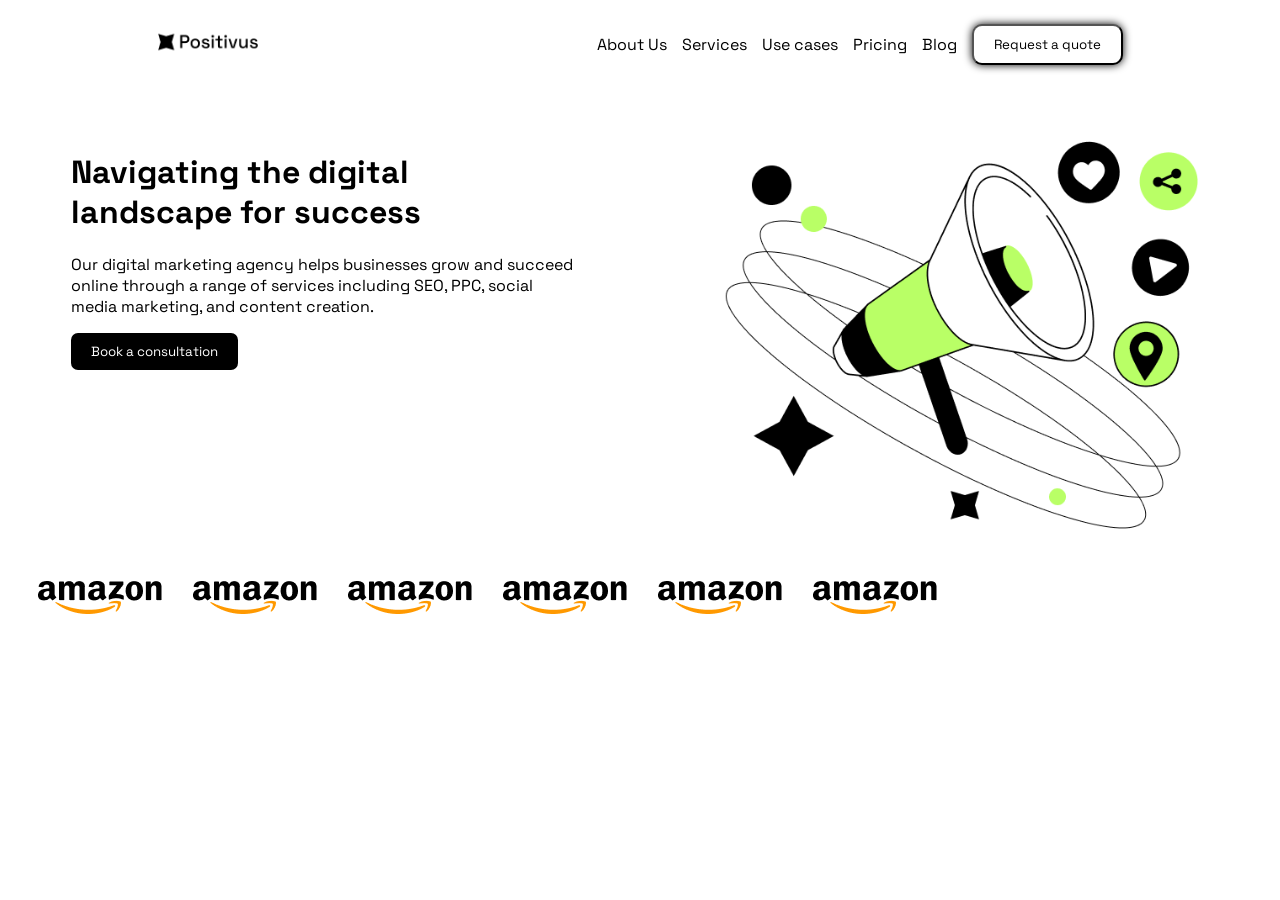
<file: teppp-main/index.html>
<!DOCTYPE html>
<html lang="en">
<head>
    <meta charset="UTF-8">
    <meta name="viewport" content="width=device-width, initial-scale=1.0">
    <title>Document</title>
    <link rel="stylesheet" href="./index.css">
    <link rel="preconnect" href="https://fonts.googleapis.com">
<link rel="preconnect" href="https://fonts.gstatic.com" crossorigin>
<link href="https://fonts.googleapis.com/css2?family=DM+Sans:ital,opsz,wght@0,9..40,100..1000;1,9..40,100..1000&family=Space+Grotesk:wght@300..700&display=swap" rel="stylesheet">
</head>
<body>

    <div class="navbar">

        <div class="logo">
            <img class="imglogo" src="./assets/images/logo.png" alt="">
        </div>

        <ul class="navbardroite">
            <li>About Us</li>
            <li>Services</li>
            <li>Use cases</li>
            <li>Pricing</li>
            <li>Blog</li>
            <button class="btnnavbar">Request a quote</button>

        </ul>
    </div>

    <div class="section1">
        <div class="section1gauche">
<h1>
    Navigating the digital landscape for success
</h1>

<p>
    Our digital marketing agency helps businesses grow and succeed online through a range of services including SEO, PPC, social media marketing, and content creation.
</p>

<button class="btn2">
    Book a consultation
</button>
        </div>

        <div class="section1droite">

            <img  src="./assets/images/imagesection1.png" alt="">
        </div>
    </div>

    <div class="section2">

        <img src="./assets/images/amazoon.png" alt="">
        <img src="./assets/images/amazoon.png" alt="">
        <img src="./assets/images/amazoon.png" alt="">
        <img src="./assets/images/amazoon.png" alt="">
        <img src="./assets/images/amazoon.png" alt="">
        <img src="./assets/images/amazoon.png" alt="">


    </div>
    
</body>
</html>
</file>
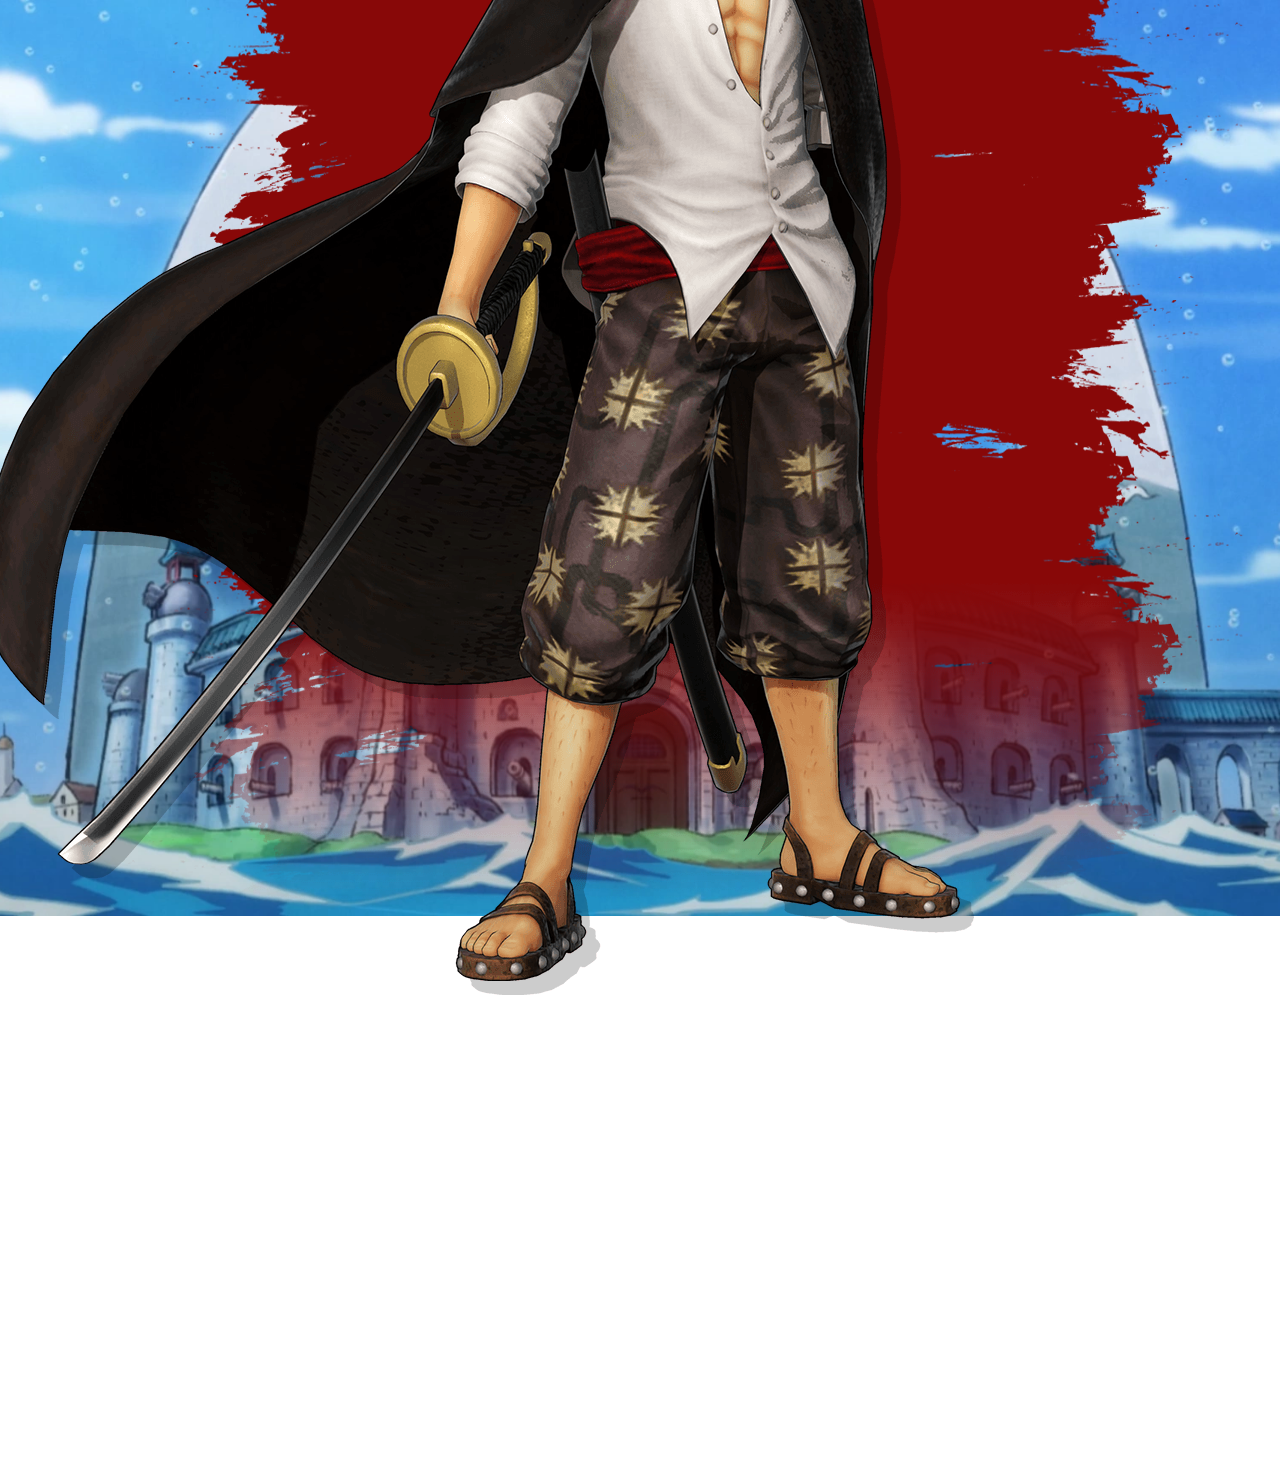
<file: tp3/index.html>
<!DOCTYPE html>
<html lang="en">
<head>
    <meta charset="UTF-8">
    <meta name="viewport" content="width=device-width, initial-scale=1.0">
    <title>Document</title>
    <link rel="stylesheet" href="index.css">
</head>
<body>
    <div class="divmaman">
        <img class="shanks" src="./assets/images/img_newworld.png" alt="img non trouvee">
    </div>
</body>
</html>
</file>
<file: teppp-main/index.css>
li{
list-style: none;}

.navbardroite{
    display: flex;
    gap: 15px;
    align-items: center;
}

.imglogo{
    width: 100px;
    height: auto;
}

.navbar{
    display: flex;
    align-items: center;
    justify-content: space-around;
}

.btnnavbar{
    border-radius: 10px;
    background-color: white;
    padding: 10px 20px;
        box-shadow: 0px 0px 8px 0px;


}

.btnnavbar:hover{
    cursor: pointer;
    background-color: red;
    color: white;
    transition: 0.5s ease-in-out;
    border: none;
    box-shadow: 0px 0px 8px 0px red;
}

.btn2{
    background-color: black;
    color: white;
        padding: 10px 20px;
        border: none;
        border-radius: 7px;


}

*{
  font-family: "Space Grotesk", sans-serif;
}

.section1{
    display: flex;
    justify-content: space-around;
    margin-top: 50px;
}

.section1droite img{
    width: 100%;
}

.section1gauche{
    width: 40%;
}

.section1droite{
    width: 40%;
}

.section2{
    gap: 30px;
    display: flex;
    padding: 0 30px;
}
</file>
<file: tp3/index.css>
.shanks{
    width: 2000px;
    height: auto;
    animation: floatXY 8s ease-in-out infinite;
}

body{
    height: 100vh;
    background-image: url("./assets/images/admiral.png");
    background-repeat: no-repeat;
    background-size: cover;
    background-position: center;
}

.divmaman{
    display: flex;
    justify-content: center;
    align-items: center;
    height: 100%;
}

@keyframes floatXY{
    0%{
        transform: translate(-800px,800px);
    }
    25%{
        transform: translate(800px,800px);
    }
    50%{
        transform: translate(800px,-800px);
    }
    75%{
        transform: translate(-800px,-800px);
    }
    100%{
        transform: translate(-800px,800px);
    }
}
</file>
